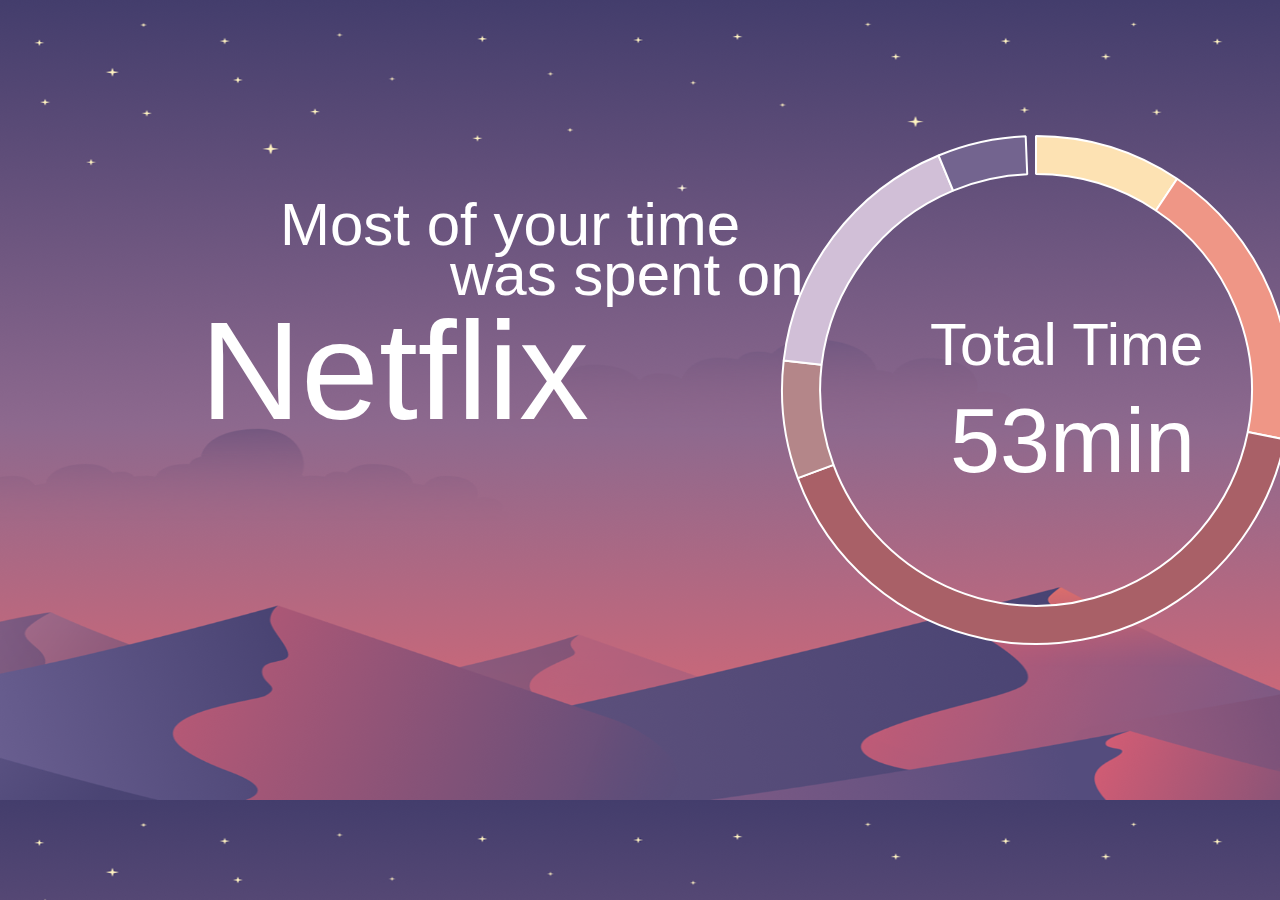
<file: index.html>
<!DOCTYPE html>
<html>
    <head>
        <!-- the display screen with all our charts, etc -->
        <link rel="stylesheet"  type="text/css" href="style.css">
        <title>Display tab</title>
        <style>
            body {
                  background-image: url("back.jpg");
                  background-size: 2100px 800px;
                }
        </style>
    </head>
    <body>
        <!-- Intro -->
        <div>
             <script type="text/javascript" src="script.js"></script>
            <h1 class="h1">Total Time </h1>
            <h3 id="h3"> 53min </h3>
            
           
        </div>
           
        <!-- Most Web Time-->
         <div>
            <script type="text/javascript" src="script.js"></script>
            <script src= "jquery.js"> </script> 
    <script src= "check.js"> </script>
            <!--
                <h4 id = "h4"> 22</h4>
            <script>
                document.getElementById("h4").innerHTML = mostTimePercent();
            </script>
            -->
            
         
            
            <h5 class="h5"> Most of your time </h5>
            <h6 class="h7"> was spent on</h7>
            <p id="p"> Netflix </p>
           
          
             
                    
        </div>

        

        <!-- Graphs -->
        <div class="graphposition">
            <canvas id="myCanvas"></canvas>
            <div class="chart-container" style="position: relative; height:25vh; width:40vw">
                <canvas id="myChart"></canvas>
            </div>
            <script type="text/javascript"  src="Chart.js"></script>
            <script type="text/javascript" src="script.js"></script>
            <script type="text/javascript" src="pie.js"></script>
            <script src= "check.js"> </script>
            
        </div>
    </body>
</html>
</file>
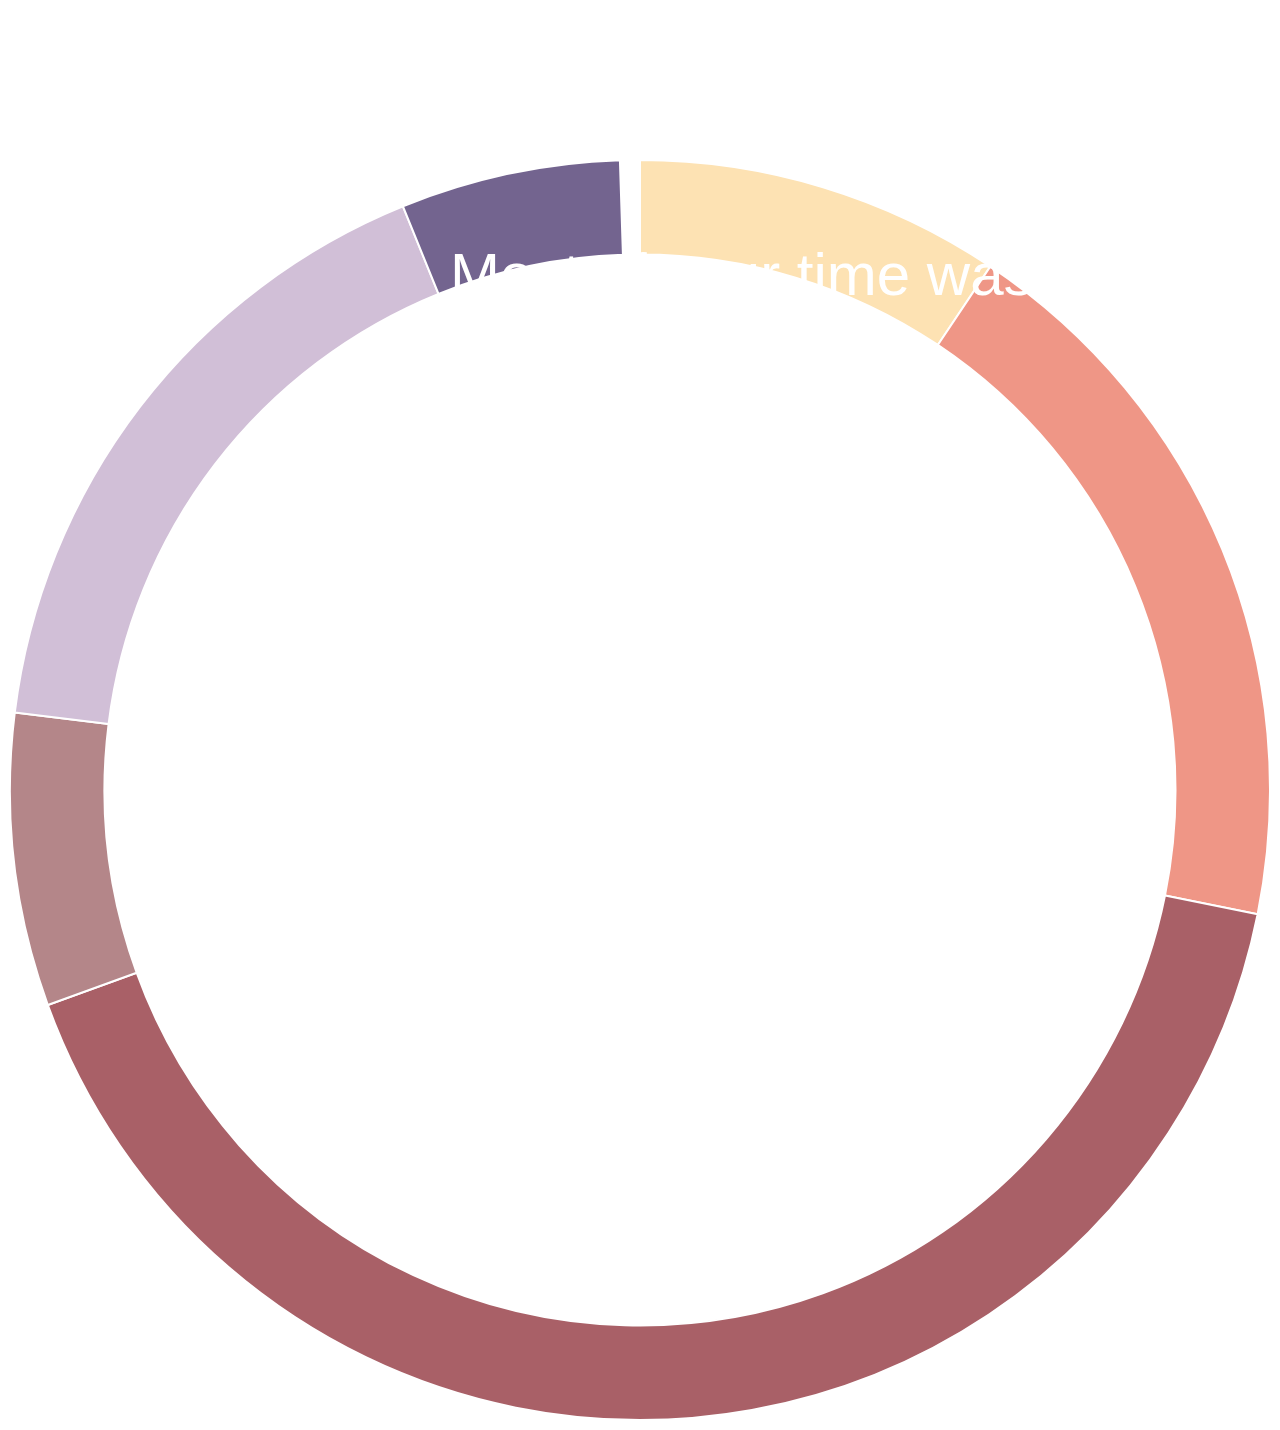
<file: popup.html>
<html>
  <head>
    <!-- the display screen with all our charts, etc -->
    <link rel="stylesheet"  type="text/css" href="style.css">
    <title>Display tab</title>
   <script src= "jquery.js"> </script> 
    <script src= "check.js"> </script>
     <h6> 
        Most of your time was spent on: Netflix
        </h6>
  </head>
  <body>
      
         <div id="host"></div>

              
     
    <div class="graphposition1">
        <canvas id="myCanvas"></canvas>
        <canvas id="myChart"></canvas>
        <script type="text/javascript"  src="Chart.js"></script>
        <script type="text/javascript" src="script.js"></script>
        <script type="text/javascript" src="pie.js"></script>
        
    </div>
  </body>
</html>
</file>
<file: style.css>
h1 {
    font-family: "Gill Sans", sans-serif;
    font-weight: 50;
    font-size: 60px;
    color: white;
    position: absolute;
    top: 270px;
    left: 930px;
}

h3 {
    font-family: "Gill Sans", sans-serif;
    font-weight: 50;
    font-size: 90px;
    color: white;
    position: absolute;
    top: 300px;
    left: 950px;

}

h4 {
    font-family: "Gill Sans", sans-serif;
    font-weight: 50;
    font-size: 120px;
    color: white;
    position: Absolute;
    top: -20px;
    left: 100px;
    
}

h5 {
    font-family: "Gill Sans", sans-serif;
    font-weight: 50;
    font-size: 60px;
    color: white;
    position: Absolute;
    top: 90px;
    left: 280px;
}

h6 {
    font-family: "Gill Sans", sans-serif;
    font-weight: 50;
    font-size: 60px;
    color: white;
    position: Absolute;
    top: 100px;
    left: 450px;
}

p {
    font-family: "Gill Sans", sans-serif;
    font-weight: 500;
    font-size: 140px;
    color: white;
    position: Absolute;
    top: -90px;
    left: -250px;

}



.graphposition {
  position: absolute;
  top: -20px;
  left: 780px;
  border: 5px;
}
</file>
